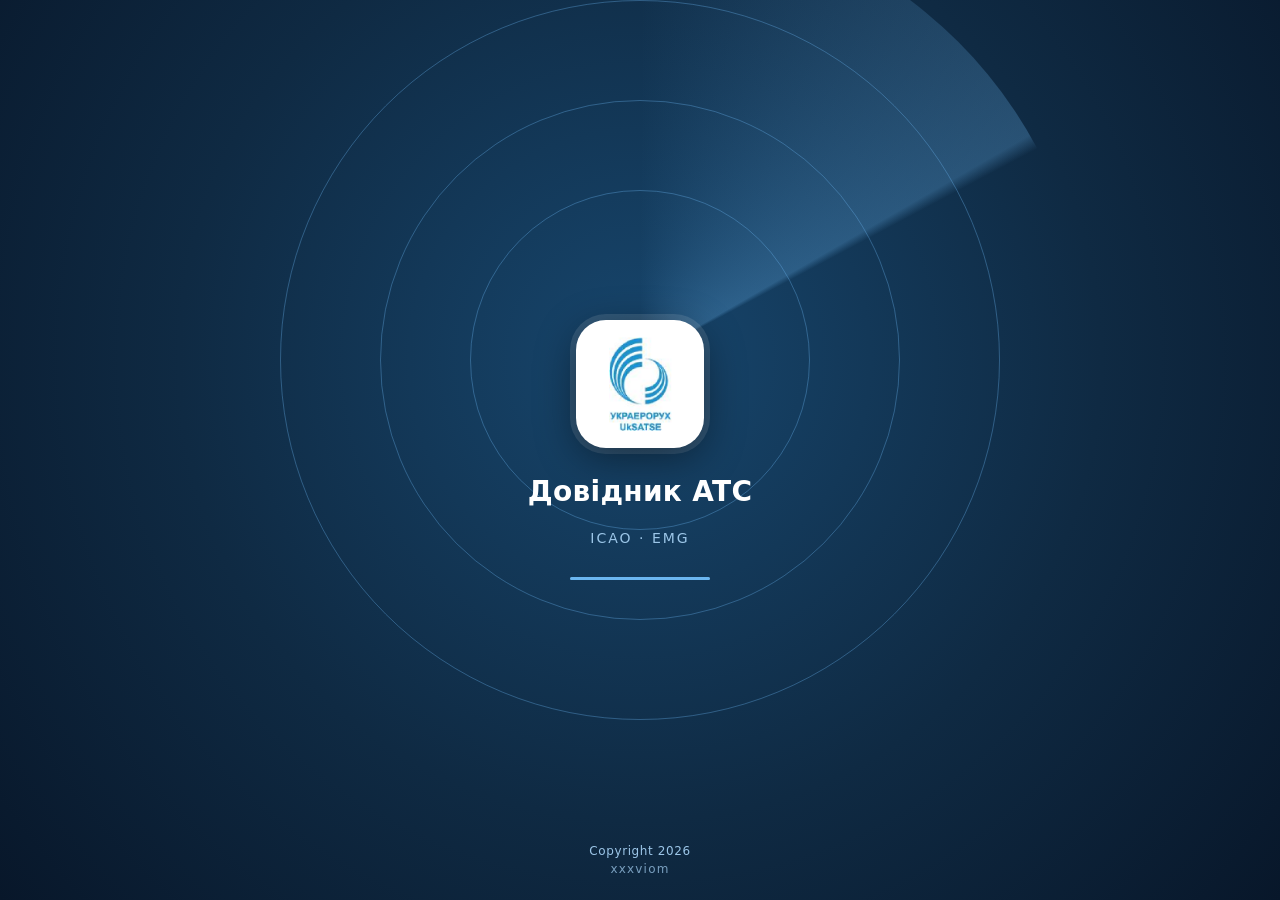
<file: index.html>
<!DOCTYPE html>
<html lang="uk"><head><meta charset="utf-8">
<meta name="viewport" content="width=device-width, initial-scale=1, viewport-fit=cover">
<meta name="theme-color" content="#0f2a43"><link rel="manifest" href="manifest.json">
<link rel="icon" href="icons/icon-192.png"><link rel="apple-touch-icon" href="icons/icon-192.png">
<title>Довідник АТС</title>
<style>
:root{--bg:#0b1722;--card:#16304a;--ink:#e8f0f7;--mut:#a7bccd;--acc:#6bb6f0;--line:#24435f;--red:#ef6a5b;--edge:#0f2a42;color-scheme:dark;box-sizing:border-box;padding-top:env(safe-area-inset-top,0px);padding-bottom:env(safe-area-inset-bottom,0px)}
*{box-sizing:border-box}html,body{height:100%}
body{margin:0;background:var(--bg);color:var(--ink);font:16px/1.4 system-ui,-apple-system,"Segoe UI",Roboto,sans-serif}
main{max-width:560px;margin:0 auto;padding:28px 24px 40px}
h1{font-size:26px;font-weight:700;margin:0 0 22px;letter-spacing:.2px;text-align:center}
.t{font-weight:650;font-size:16.5px;line-height:1.25;letter-spacing:.1px}.s{font-size:13.5px;line-height:1.35;color:var(--mut);margin-top:3px}

#sp{position:fixed;inset:0;z-index:99;display:flex;flex-direction:column;align-items:center;justify-content:center;gap:18px;background:radial-gradient(circle at 50% 40%,#17466d 0%,#0f2a43 55%,#08172a 100%);color:#fff;text-align:center;overflow:hidden;transition:opacity .5s}
#sp.off{opacity:0;pointer-events:none}
.rg{position:absolute;left:50%;top:40%;border:1.5px solid rgba(107,182,240,.35);border-radius:50%;transform:translate(-50%,-50%)}
.rg:nth-child(1){width:180px;height:180px}.rg:nth-child(2){width:340px;height:340px}.rg:nth-child(3){width:520px;height:520px}.rg:nth-child(4){width:720px;height:720px}
.sw{position:absolute;left:50%;top:40%;width:900px;height:900px;margin:-450px 0 0 -450px;border-radius:50%;background:conic-gradient(from 0deg,rgba(107,182,240,0) 0deg,rgba(107,182,240,.28) 60deg,rgba(107,182,240,0) 62deg);animation:rot 3s linear infinite}
@keyframes rot{to{transform:rotate(360deg)}}
.lg{position:relative;width:128px;height:128px;border-radius:30px;background:#fff;display:grid;place-items:center;box-shadow:0 10px 40px rgba(0,0,0,.45),0 0 0 6px rgba(255,255,255,.12);animation:pop .8s cubic-bezier(.2,1.3,.4,1) both}
.lg img{height:100px;width:auto}
@keyframes pop{from{transform:scale(.4);opacity:0}to{transform:scale(1);opacity:1}}
#sp h2{position:relative;margin:6px 0 0;font-size:28px;letter-spacing:.3px;animation:up .7s .35s both}
#sp p{position:relative;margin:0;font-size:14px;color:#9cc6e8;letter-spacing:2px;text-transform:uppercase;animation:up .7s .55s both}
@keyframes up{from{transform:translateY(14px);opacity:0}to{transform:none;opacity:1}}
.bar{position:relative;width:140px;height:3px;border-radius:2px;background:rgba(255,255,255,.18);overflow:hidden;margin-top:10px}
.bar i{display:block;height:100%;width:100%;background:#6bb6f0;transform-origin:left;animation:ld 3s linear both}
.cp{position:absolute;left:0;right:0;bottom:calc(22px + env(safe-area-inset-bottom,0px));display:flex;flex-direction:column;gap:3px;font-size:12px;line-height:1.3;letter-spacing:.6px;color:#9cc6e8;animation:up .7s .8s both}.cp span:last-child{opacity:.75;letter-spacing:1.2px}
@keyframes ld{from{transform:scaleX(0)}to{transform:scaleX(1)}}
@media (prefers-reduced-motion:reduce){.sw,.lg,#sp h2,#sp p,.cp{animation:none}a.m{transition:none}}
</style><link rel="stylesheet" href="ui.css"></head><body><div id="sp"><div class="sw"></div><i class="rg"></i><i class="rg"></i><i class="rg"></i><i class="rg"></i>
<div class="lg"><img src="img/logo.png" alt="Украерорух"></div><h2>Довідник ATC</h2><p>ICAO · EMG</p><div class="bar"><i></i></div><div class="cp"><span>Copyright 2026</span><span>xxxviom</span></div></div>
<script>(function(){var e=document.getElementById("sp"),k=0;try{k=sessionStorage.getItem("sp")}catch(x){}
if(k){e.remove();return}try{sessionStorage.setItem("sp","1")}catch(x){}
setTimeout(function(){e.classList.add("off");setTimeout(function(){e.remove()},500)},3000)})()</script>
<button id="sb" type="button" aria-label="Вимкнути звук" aria-pressed="false"><svg viewBox="0 0 24 24" width="24" height="24" fill="none" stroke="#fff" stroke-width="2" stroke-linecap="round" stroke-linejoin="round" aria-hidden="true"><path d="M4 9v6h4l5 4V5L8 9H4z" fill="#fff"/><g class="w"><path d="M16.5 8.5a5 5 0 0 1 0 7"/><path d="M19 6a8.5 8.5 0 0 1 0 12"/></g><path class="x" d="M16.5 9.5l5 5M21.5 9.5l-5 5"/></svg></button>
<main>
<h1>Довідник АТС</h1>
<a class="m" href="atc.html"><span class="ic">ATC</span><span><div class="t">ATC</div><div class="s">Карти дій EMG</div></span></a>
<a class="m" href="ojti.html"><span class="ic">OJTI</span><span><div class="t">OJTI &amp; Assesor</div><div class="s">OJTi memo, Assesor memo, Coach - Radar</div></span></a>
<a class="m" href="airports.html"><span class="ic">ICAO</span><span><div class="t">ICAO airport code</div><div class="s">Пошук кодів аеропортів</div></span></a>
<a class="m" href="aircraft.html"><span class="ic" style="font-size:24px">✈</span><span><div class="t">База ПС</div><div class="s">Пошук типу ПС: характеристики, фото (Wikipedia)</div></span></a>
</main>
<script src="ui.js"></script>
<script src="music.js"></script>
<script>if('serviceWorker' in navigator&&location.protocol.startsWith('http')){addEventListener('load',()=>navigator.serviceWorker.register('sw.js').catch(()=>{}))}</script>
</body></html>
</file>
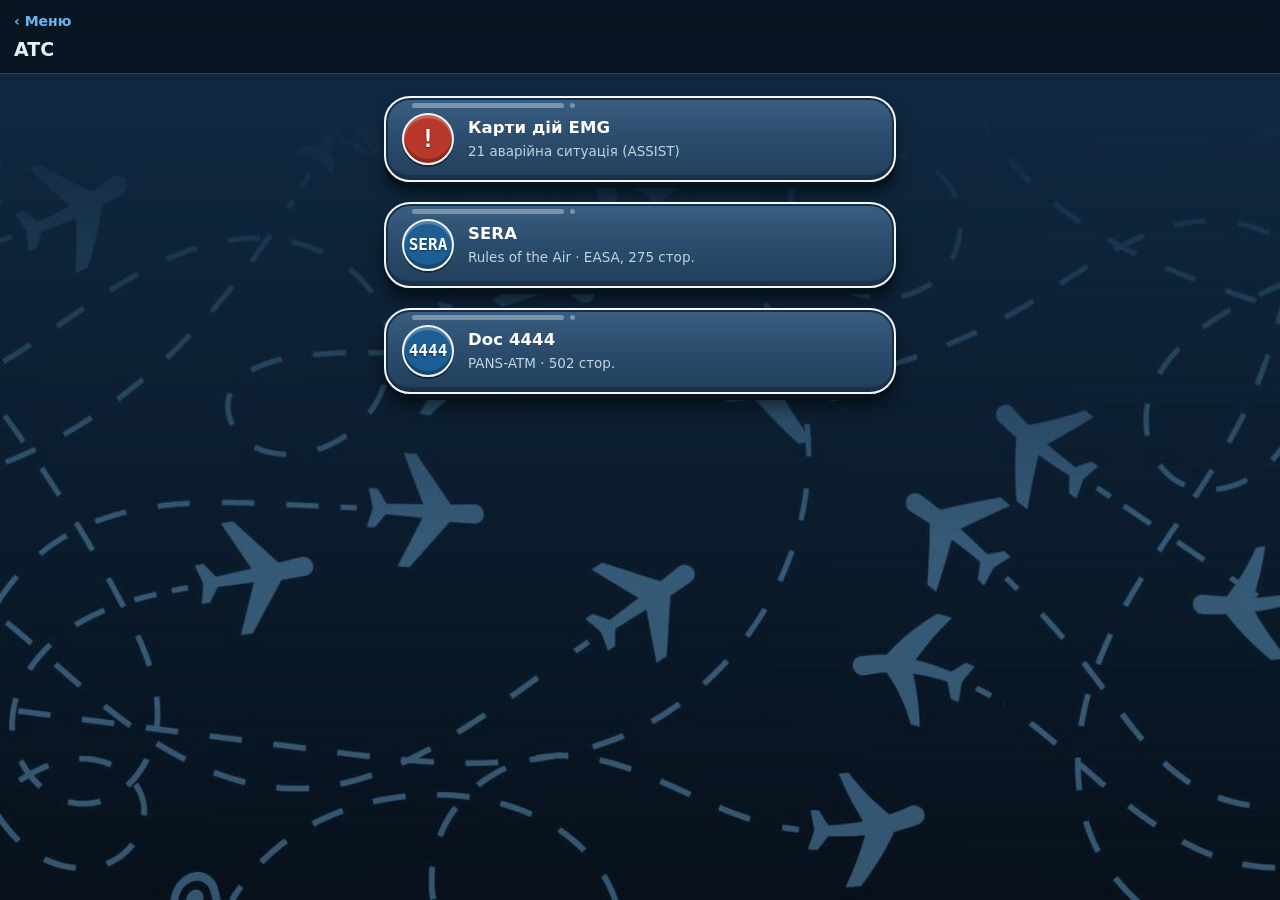
<file: atc.html>
<!DOCTYPE html>
<html lang="uk"><head><meta charset="utf-8">
<meta name="viewport" content="width=device-width, initial-scale=1, viewport-fit=cover">
<meta name="theme-color" content="#0f2a43"><link rel="manifest" href="manifest.json">
<link rel="icon" href="icons/icon-192.png"><link rel="apple-touch-icon" href="icons/icon-192.png">
<title>ATC</title>
<style>
:root{--bg:#0b1722;--card:#16304a;--ink:#e8f0f7;--mut:#a7bccd;--acc:#6bb6f0;--line:#24435f;--red:#ef6a5b;--edge:#0f2a42;color-scheme:dark;box-sizing:border-box;padding-top:env(safe-area-inset-top,0px);padding-bottom:env(safe-area-inset-bottom,0px)}
*{box-sizing:border-box}
body{margin:0;background:var(--bg);color:var(--ink);font:16px/1.4 system-ui,-apple-system,"Segoe UI",Roboto,sans-serif}
header{position:sticky;top:env(safe-area-inset-top,0px);background:var(--bg);padding:10px 14px;border-bottom:1px solid var(--line);z-index:2}
header a{color:var(--acc);text-decoration:none;font-weight:600;font-size:14px}
h1{font-size:19px;margin:4px 0 0}
main{max-width:560px;margin:0 auto;padding:22px 24px 40px}
.t{font-weight:650;font-size:16.5px;line-height:1.25;letter-spacing:.1px}.s{font-size:13.5px;line-height:1.35;color:var(--mut);margin-top:3px}
</style><link rel="stylesheet" href="ui.css"></head><body>
<header><a id="bk" href="index.html">‹ Меню</a><h1>ATC</h1></header>
<main>
<a class="m" href="emg.html"><span class="ic r">!</span><span><div class="t">Карти дій EMG</div><div class="s">21 аварійна ситуація (ASSIST)</div></span></a>
<a class="m" href="pdfview.html?d=sera"><span class="ic">SERA</span><span><div class="t">SERA</div><div class="s">Rules of the Air · EASA, 275 стор.</div></span></a>
<a class="m" href="pdfview.html?d=doc4444"><span class="ic">4444</span><span><div class="t">Doc 4444</div><div class="s">PANS-ATM · 502 стор.</div></span></a>
</main>
<script src="ui.js"></script>
<script>if('serviceWorker' in navigator&&location.protocol.startsWith('http')){addEventListener('load',()=>navigator.serviceWorker.register('sw.js').catch(()=>{}))}</script>
</body></html>
</file>
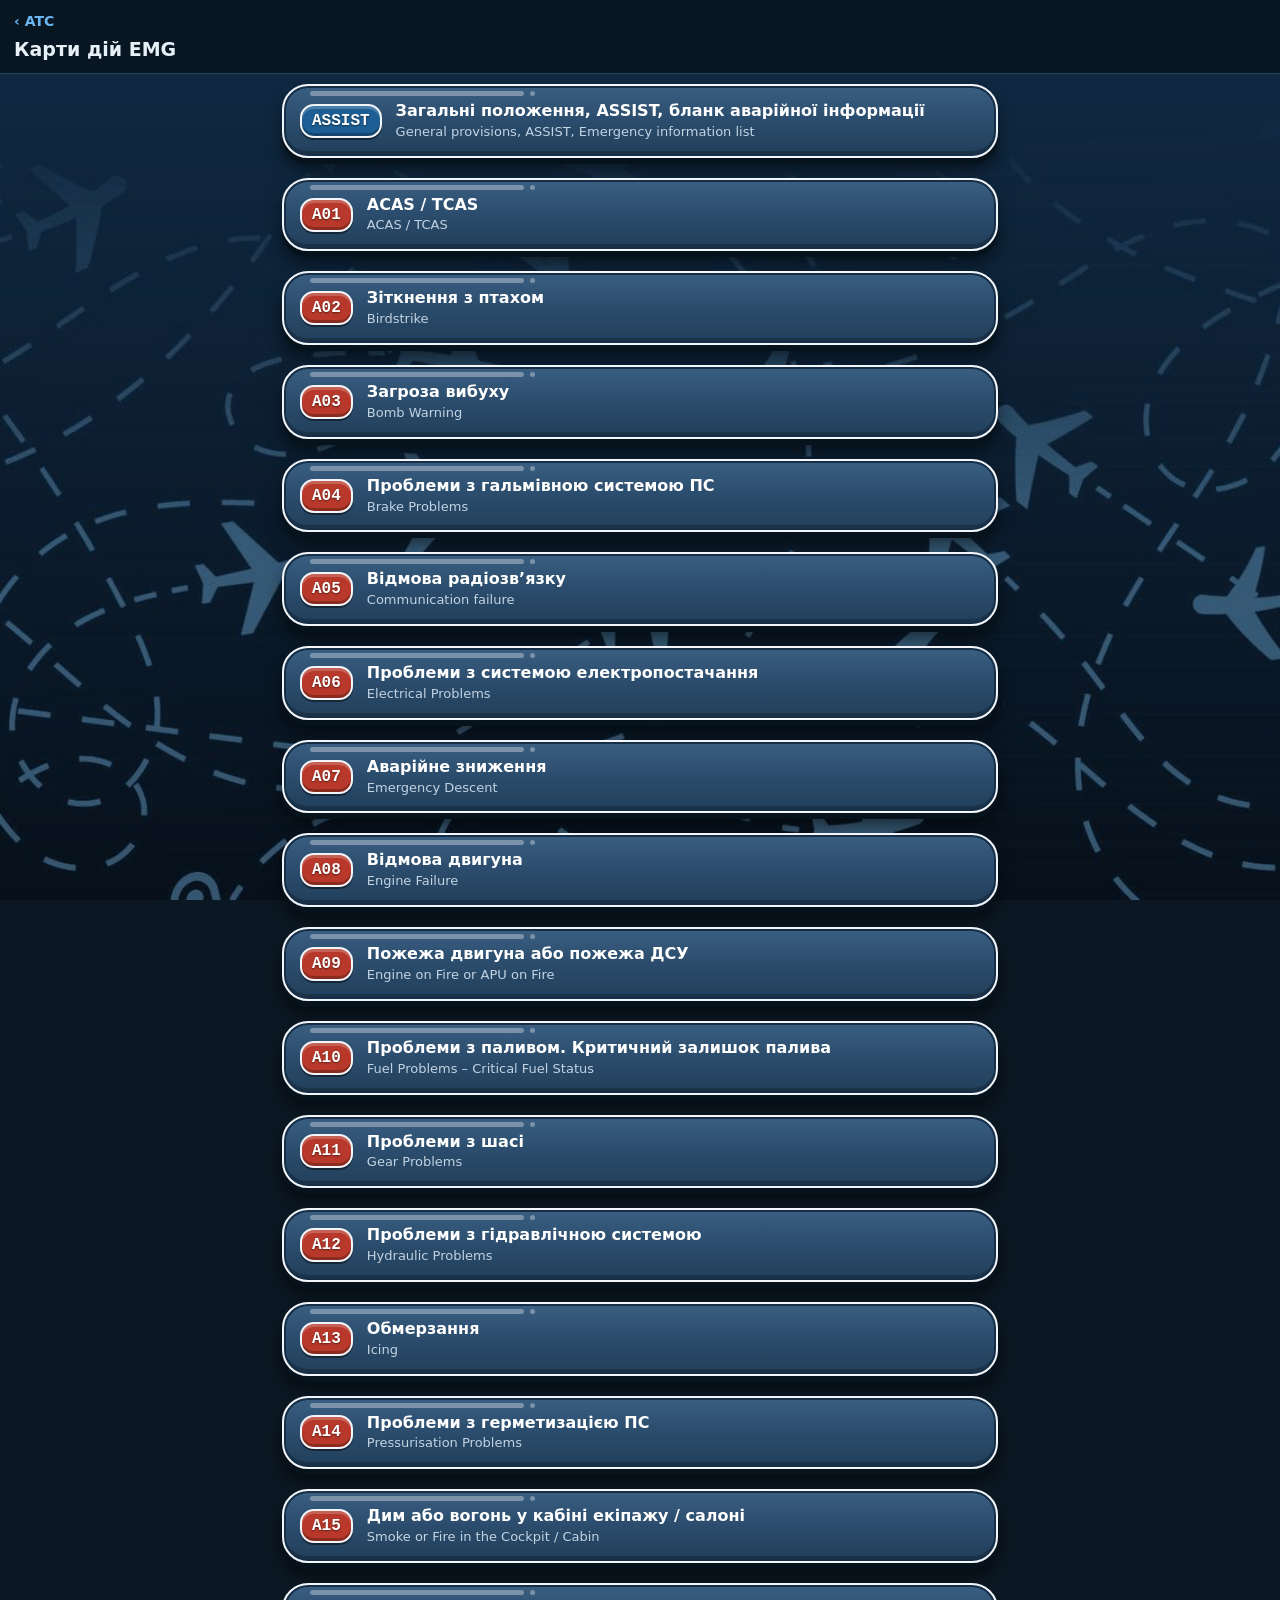
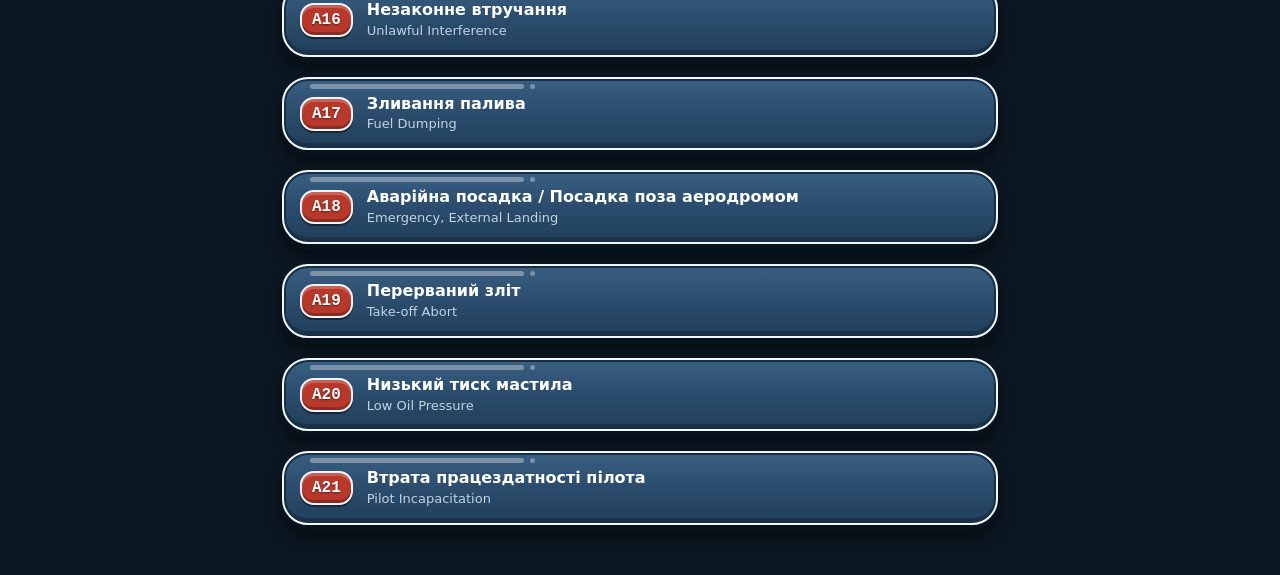
<file: emg.html>
<!DOCTYPE html>
<html lang="uk"><head><meta charset="utf-8">
<meta name="viewport" content="width=device-width, initial-scale=1, viewport-fit=cover">
<meta name="theme-color" content="#0f2a43"><link rel="manifest" href="manifest.json">
<link rel="icon" href="icons/icon-192.png"><link rel="apple-touch-icon" href="icons/icon-192.png">
<title>Карти дій EMG</title>
<style>
:root{--bg:#f3f6f9;--card:#fff;--ink:#12212f;--mut:#5d7083;--acc:#0f5f9c;--line:#d9e2ea;--red:#c0392b;box-sizing:border-box;padding-top:env(safe-area-inset-top,0px);padding-bottom:env(safe-area-inset-bottom,0px)}
@media (prefers-color-scheme:dark){:root{--bg:#0b1722;--card:#13273a;--ink:#e6eef5;--mut:#8fa5b8;--acc:#6bb6f0;--line:#223a50;--red:#ef6a5b}}
*{box-sizing:border-box}
body{margin:0;background:var(--bg);color:var(--ink);font:16px/1.4 system-ui,-apple-system,"Segoe UI",Roboto,sans-serif}
header{position:sticky;top:env(safe-area-inset-top,0px);background:var(--bg);padding:10px 14px;border-bottom:1px solid var(--line);z-index:2}
header a{color:var(--acc);text-decoration:none;font-weight:600;font-size:14px}
h1{font-size:19px;margin:4px 0 0}
main{max-width:760px;margin:0 auto;padding:10px 14px 30px}

.cd{font:700 16px ui-monospace,Menlo,monospace;background:#b8392b;color:#fff;border-radius:14px;padding:6px 10px;flex:none}
.s{font-size:13px;color:var(--mut)}
.pg{overflow:auto;border:1px solid var(--line);border-radius:6px;margin-bottom:12px;background:#fff;-webkit-overflow-scrolling:touch}
.pg img{display:block;width:100%;height:auto}
.pg.z img{width:230%;max-width:none}
.h{font-size:13px;color:var(--mut);margin:0 0 8px}
</style><link rel="stylesheet" href="ui.css"></head><body>
<header><a id="bk" href="atc.html">‹ Меню</a><h1 id="t"></h1></header>
<main id="m"></main>
<script>
const D={"gen": ["img/g7.png", "img/g8.png", "img/g9.png", "img/g10.png", "img/g11.png"], "cards": [{"id": "A01", "ua": "ACAS / TCAS", "en": "ACAS / TCAS", "p": ["img/A01_1.png", "img/A01_2.png"]}, {"id": "A02", "ua": "Зіткнення з птахом", "en": "Birdstrike", "p": ["img/A02_1.png", "img/A02_2.png"]}, {"id": "A03", "ua": "Загроза вибуху", "en": "Bomb Warning", "p": ["img/A03_1.png", "img/A03_2.png"]}, {"id": "A04", "ua": "Проблеми з гальмівною системою ПС", "en": "Brake Problems", "p": ["img/A04_1.png", "img/A04_2.png"]}, {"id": "A05", "ua": "Відмова радіозв’язку", "en": "Communication failure", "p": ["img/A05_1.png", "img/A05_2.png", "img/A05_3.png", "img/A05_4.png"]}, {"id": "A06", "ua": "Проблеми з системою електропостачання", "en": "Electrical Problems", "p": ["img/A06_1.png", "img/A06_2.png"]}, {"id": "A07", "ua": "Аварійне зниження", "en": "Emergency Descent", "p": ["img/A07_1.png", "img/A07_2.png"]}, {"id": "A08", "ua": "Відмова двигуна", "en": "Engine Failure", "p": ["img/A08_1.png", "img/A08_2.png"]}, {"id": "A09", "ua": "Пожежа двигуна або пожежа ДСУ", "en": "Engine on Fire or APU on Fire", "p": ["img/A09_1.png", "img/A09_2.png"]}, {"id": "A10", "ua": "Проблеми з паливом. Критичний залишок палива", "en": "Fuel Problems – Critical Fuel Status", "p": ["img/A10_1.png", "img/A10_2.png"]}, {"id": "A11", "ua": "Проблеми з шасі", "en": "Gear Problems", "p": ["img/A11_1.png", "img/A11_2.png"]}, {"id": "A12", "ua": "Проблеми з гідравлічною системою", "en": "Hydraulic Problems", "p": ["img/A12_1.png", "img/A12_2.png"]}, {"id": "A13", "ua": "Обмерзання", "en": "Icing", "p": ["img/A13_1.png", "img/A13_2.png"]}, {"id": "A14", "ua": "Проблеми з герметизацією ПС", "en": "Pressurisation Problems", "p": ["img/A14_1.png", "img/A14_2.png"]}, {"id": "A15", "ua": "Дим або вогонь у кабіні екіпажу / салоні", "en": "Smoke or Fire in the Cockpit / Cabin", "p": ["img/A15_1.png", "img/A15_2.png"]}, {"id": "A16", "ua": "Незаконне втручання", "en": "Unlawful Interference", "p": ["img/A16_1.png", "img/A16_2.png"]}, {"id": "A17", "ua": "Зливання палива", "en": "Fuel Dumping", "p": ["img/A17_1.png", "img/A17_2.png"]}, {"id": "A18", "ua": "Аварійна посадка / Посадка поза аеродромом", "en": "Emergency, External Landing", "p": ["img/A18_1.png", "img/A18_2.png"]}, {"id": "A19", "ua": "Перерваний зліт", "en": "Take-off Abort", "p": ["img/A19_1.png", "img/A19_2.png"]}, {"id": "A20", "ua": "Низький тиск мастила", "en": "Low Oil Pressure", "p": ["img/A20_1.png", "img/A20_2.png"]}, {"id": "A21", "ua": "Втрата працездатності пілота", "en": "Pilot Incapacitation", "p": ["img/A21_1.png", "img/A21_2.png"]}]},$=s=>document.getElementById(s),m=$("m");
const imgs=a=>`<p class="h">Торкніться сторінки, щоб збільшити / Tap a page to zoom</p>`+a.map(s=>`<div class="pg"><img src="${s}" loading="lazy" alt=""></div>`).join("");
function route(){const h=location.hash.slice(1),c=D.cards.find(x=>x.id===h);
 $("bk").href=h?"#":"atc.html";$("bk").textContent=h?"‹ Усі карти":"‹ ATC";scrollTo(0,0);
 if(h==="gen"){$("t").textContent="Загальні положення / ASSIST";m.innerHTML=imgs(D.gen)}
 else if(c){$("t").textContent=c.id+" · "+c.ua;document.title=c.ua;m.innerHTML=imgs(c.p)}
 else{$("t").textContent="Карти дій EMG";document.title="Карти дій EMG";
  m.innerHTML=`<a class="it" href="#gen"><span class="cd" style="background:#1d5f94">ASSIST</span><span>Загальні положення, ASSIST, бланк аварійної інформації<div class="s">General provisions, ASSIST, Emergency information list</div></span></a>`+D.cards.map(c=>`<a class="it" href="#${c.id}"><span class="cd">${c.id}</span><span>${c.ua}<div class="s">${c.en}</div></span></a>`).join("")}}
m.onclick=e=>{const g=e.target.closest(".pg");if(g)g.classList.toggle("z")};
addEventListener("hashchange",route);route();
</script>
<script src="ui.js"></script>
<script>if('serviceWorker' in navigator&&location.protocol.startsWith('http')){addEventListener('load',()=>navigator.serviceWorker.register('sw.js').catch(()=>{}))}</script>
</body></html>
</file>
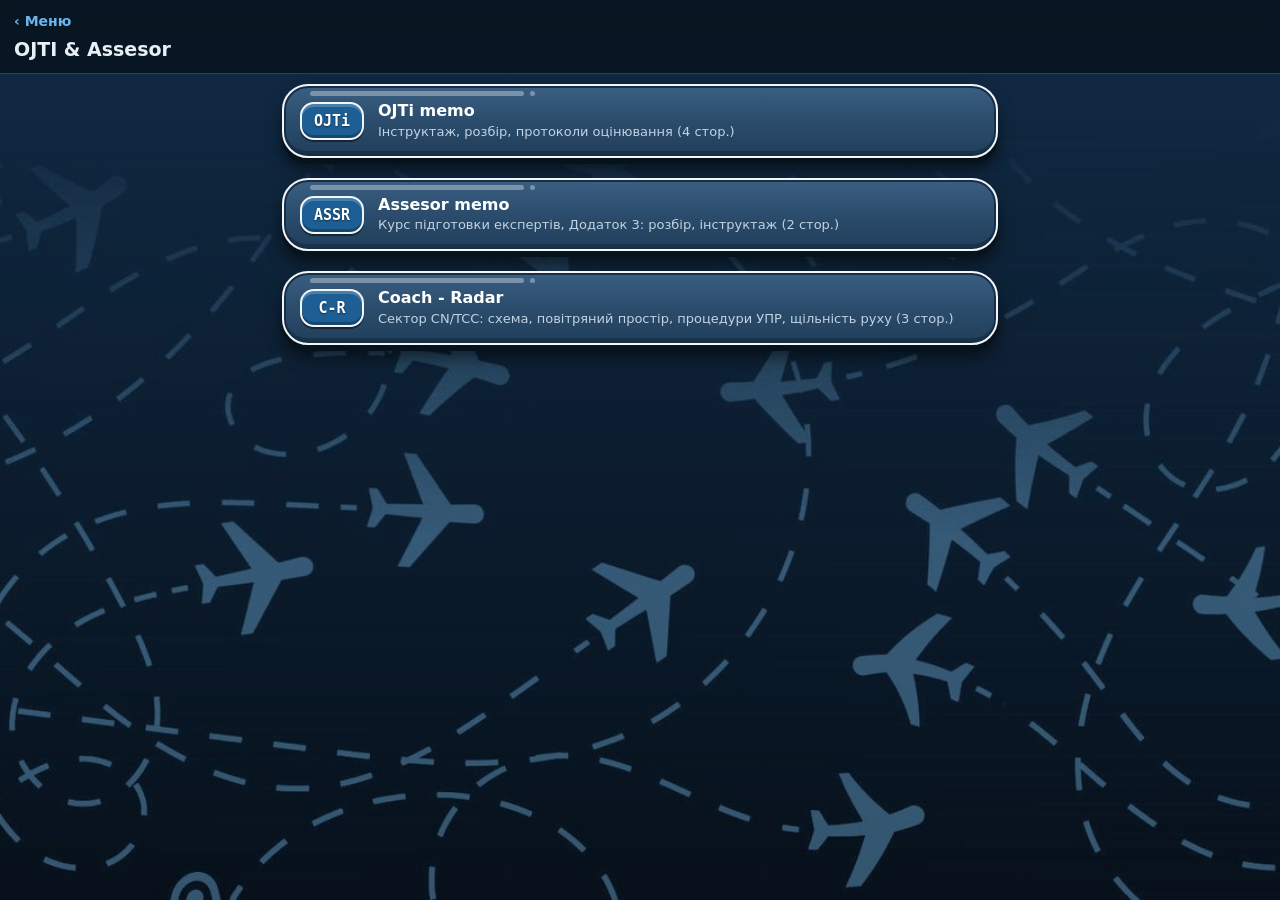
<file: ojti.html>
<!DOCTYPE html>
<html lang="uk"><head><meta charset="utf-8">
<meta name="viewport" content="width=device-width, initial-scale=1, viewport-fit=cover">
<meta name="theme-color" content="#0f2a43"><link rel="manifest" href="manifest.json">
<link rel="icon" href="icons/icon-192.png"><link rel="apple-touch-icon" href="icons/icon-192.png">
<title>OJTI &amp; Assesor</title>
<style>
:root{--bg:#f3f6f9;--card:#fff;--ink:#12212f;--mut:#5d7083;--acc:#0f5f9c;--line:#d9e2ea;--red:#c0392b;box-sizing:border-box;padding-top:env(safe-area-inset-top,0px);padding-bottom:env(safe-area-inset-bottom,0px)}
@media (prefers-color-scheme:dark){:root{--bg:#0b1722;--card:#13273a;--ink:#e6eef5;--mut:#8fa5b8;--acc:#6bb6f0;--line:#223a50;--red:#ef6a5b}}
*{box-sizing:border-box}
body{margin:0;background:var(--bg);color:var(--ink);font:16px/1.4 system-ui,-apple-system,"Segoe UI",Roboto,sans-serif}
header{position:sticky;top:env(safe-area-inset-top,0px);background:var(--bg);padding:10px 14px;border-bottom:1px solid var(--line);z-index:2}
header a{color:var(--acc);text-decoration:none;font-weight:600;font-size:14px}
h1{font-size:19px;margin:4px 0 0}
main{max-width:760px;margin:0 auto;padding:10px 14px 30px}

.cd{font:700 15px ui-monospace,Menlo,monospace;background:#1d5f94;color:#fff;border-radius:14px;padding:8px 10px;flex:none;min-width:64px;text-align:center}
.t{font-weight:700}
.s{font-size:13px;color:var(--mut)}
.pg{overflow:auto;border:1px solid var(--line);border-radius:6px;margin-bottom:12px;background:#fff;-webkit-overflow-scrolling:touch}
.pg img{display:block;width:100%;height:auto}
.pg.z img{width:230%;max-width:none}
.h{font-size:13px;color:var(--mut);margin:0 0 8px}
</style><link rel="stylesheet" href="ui.css"></head><body>
<header><a id="bk" href="index.html">‹ Меню</a><h1 id="t"></h1></header>
<main id="m"></main>
<script>
const D=[
{id:"ojti",cd:"OJTi",ua:"OJTi memo",s:"Інструктаж, розбір, протоколи оцінювання (4 стор.)",p:["img/o1.png","img/o2.png","img/o3.png","img/o4.png"]},
{id:"assessor",cd:"ASSR",ua:"Assesor memo",s:"Курс підготовки експертів, Додаток 3: розбір, інструктаж (2 стор.)",p:["img/s1.png","img/s2.png"]},
{id:"coach",cd:"C-R",ua:"Coach - Radar",s:"Сектор CN/TCC: схема, повітряний простір, процедури УПР, щільність руху (3 стор.)",p:["img/c1.png","img/c2.png","img/c3.png"]}
],$=s=>document.getElementById(s),m=$("m");
const imgs=a=>`<p class="h">Торкніться сторінки, щоб збільшити / Tap a page to zoom</p>`+a.map(s=>`<div class="pg"><img src="${s}" loading="lazy" alt=""></div>`).join("");
function route(){const h=location.hash.slice(1),c=D.find(x=>x.id===h);
 $("bk").href=c?"#":"index.html";$("bk").textContent=c?"‹ OJTI & Assesor":"‹ Меню";scrollTo(0,0);
 if(c){$("t").textContent=c.ua;document.title=c.ua;m.innerHTML=imgs(c.p)}
 else{$("t").textContent="OJTI & Assesor";document.title="OJTI & Assesor";
  m.innerHTML=D.map(c=>`<a class="it" href="#${c.id}"><span class="cd">${c.cd}</span><span><div class="t">${c.ua}</div><div class="s">${c.s}</div></span></a>`).join("")}}
m.onclick=e=>{const g=e.target.closest(".pg");if(g)g.classList.toggle("z")};
addEventListener("hashchange",route);route();
</script>
<script src="ui.js"></script>
<script>if('serviceWorker' in navigator&&location.protocol.startsWith('http')){addEventListener('load',()=>navigator.serviceWorker.register('sw.js').catch(()=>{}))}</script>
</body></html>
</file>
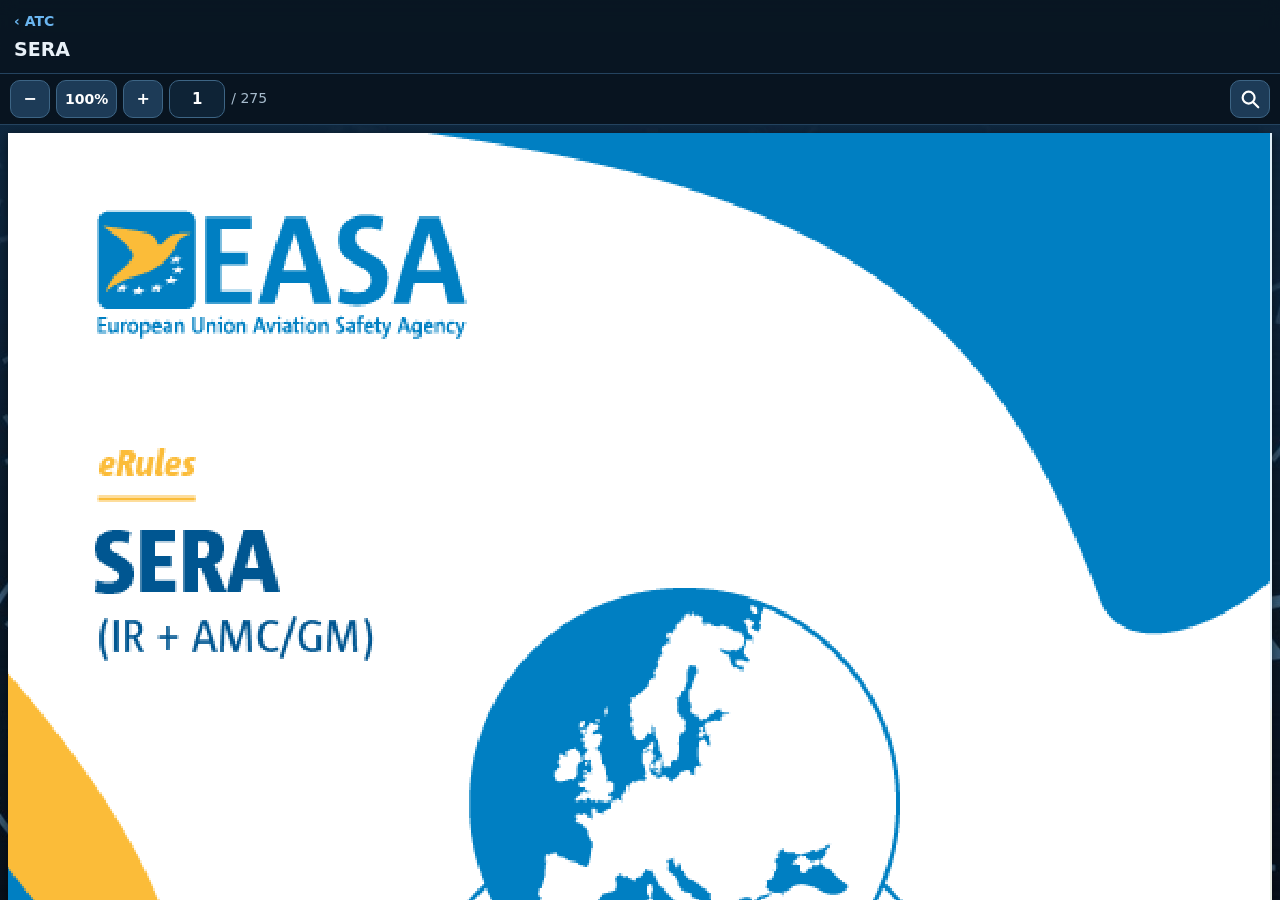
<file: pdfview.html>
<!DOCTYPE html>
<html lang="uk"><head><meta charset="utf-8">
<meta name="viewport" content="width=device-width, initial-scale=1, viewport-fit=cover">
<meta name="theme-color" content="#0f2a43"><link rel="manifest" href="manifest.json">
<link rel="icon" href="icons/icon-192.png"><link rel="apple-touch-icon" href="icons/icon-192.png">
<title>PDF</title>
<style>
:root{--bg:#0b1722;--card:#16304a;--ink:#e8f0f7;--mut:#a7bccd;--acc:#6bb6f0;--line:#24435f;color-scheme:dark;box-sizing:border-box;padding-top:env(safe-area-inset-top,0px);padding-bottom:env(safe-area-inset-bottom,0px)}
*{box-sizing:border-box}
html,body{height:100%;margin:0;overflow:hidden}
body{display:flex;flex-direction:column;background:var(--bg);color:var(--ink);font:16px/1.4 system-ui,-apple-system,"Segoe UI",Roboto,sans-serif}
header{flex:none;padding:10px 14px;border-bottom:1px solid var(--line);z-index:3}
header a{color:var(--acc);text-decoration:none;font-weight:600;font-size:14px}
h1{font-size:19px;margin:4px 0 0;white-space:nowrap;overflow:hidden;text-overflow:ellipsis}
#tb{flex:none;display:flex;gap:6px;align-items:center;padding:6px 10px;background:rgba(8,19,30,.92);border-bottom:1px solid var(--line);z-index:3;flex-wrap:nowrap}
#tb button,#sb2 button{flex:none;min-width:40px;height:38px;border-radius:10px;border:1px solid #3d6585;background:#1d3b57;color:#fff;font:600 16px system-ui,sans-serif;padding:0 8px;touch-action:manipulation;-webkit-tap-highlight-color:transparent;cursor:pointer}
#tb button:active,#sb2 button:active{background:#2b5478}
#tb button[disabled],#sb2 button[disabled]{opacity:.4}
#tb svg{display:block;margin:auto}
#pgn{width:56px;height:38px;border-radius:10px;border:1px solid #3d6585;background:#0e2336;color:#fff;font:600 15px system-ui,sans-serif;text-align:center;padding:0}
#pgt{font-size:14px;color:var(--mut);white-space:nowrap;margin-right:auto}
#zl{min-width:58px!important;font-size:14px!important}
#sb2{flex:none;display:none;gap:6px;align-items:center;padding:6px 10px;background:rgba(8,19,30,.96);border-bottom:1px solid var(--line);z-index:3}
#sb2.on{display:flex}
#q{flex:1;min-width:0;height:38px;border-radius:10px;border:1px solid #3d6585;background:#0e2336;color:#fff;font:16px system-ui,sans-serif;padding:0 10px;-webkit-appearance:none}
#qc{font-size:13px;color:var(--mut);white-space:nowrap;min-width:54px;text-align:center}
#sc{flex:1;min-height:0;overflow:auto;-webkit-overflow-scrolling:touch;touch-action:pan-x pan-y;overscroll-behavior:contain;position:relative}
#pages{display:flex;flex-direction:column;align-items:flex-start;padding:8px;width:max-content;min-width:100%;transform-origin:0 0}
.pgw{position:relative;background:#fff;margin:0 auto 10px;box-shadow:0 2px 10px rgba(0,0,0,.5);flex:none}
.pgw canvas{display:block;position:absolute;left:0;top:0;width:100%;height:100%}
.pgw .num{position:absolute;left:50%;top:50%;transform:translate(-50%,-50%);color:#9aa8b5;font:600 14px system-ui,sans-serif}
.textLayer{position:absolute;text-align:initial;inset:0;overflow:clip;opacity:1;line-height:1;-webkit-text-size-adjust:none;text-size-adjust:none;forced-color-adjust:none;transform-origin:0 0;z-index:1;--min-font-size:1;--text-scale-factor:calc(var(--total-scale-factor) * var(--min-font-size));--min-font-size-inv:calc(1 / var(--min-font-size))}
.textLayer :is(span,br){color:transparent;position:absolute;white-space:pre;cursor:text;transform-origin:0% 0%}
.textLayer>:not(.markedContent),.textLayer .markedContent span:not(.markedContent){--font-height:0;font-size:calc(var(--text-scale-factor) * var(--font-height));--scale-x:1;--rotate:0deg;transform:rotate(var(--rotate)) scaleX(var(--scale-x)) scale(var(--min-font-size-inv))}
.textLayer .markedContent{display:contents}
.textLayer ::selection{background:rgba(0,90,200,.35)}
.textLayer mark{background:rgba(255,214,0,.55);color:transparent;border-radius:2px;padding:0}
.textLayer mark.cur{background:rgba(255,120,0,.65);outline:2px solid #ff7a00}
body>canvas{position:fixed!important;left:-99999px;top:0;pointer-events:none}
#msg{position:absolute;inset:0;display:grid;place-items:center;text-align:center;padding:24px;color:var(--mut);pointer-events:none}
#bar{position:absolute;left:0;top:0;height:3px;background:var(--acc);width:0;z-index:4;transition:width .2s}
</style><link rel="stylesheet" href="ui.css"></head><body>
<header><a id="bk" href="atc.html">‹ ATC</a><h1 id="t">PDF</h1></header>
<div id="tb">
 <button id="zo" aria-label="Зменшити">−</button><button id="zl" aria-label="По ширині">100%</button><button id="zi" aria-label="Збільшити">+</button>
 <input id="pgn" type="text" inputmode="numeric" aria-label="Сторінка" value="1"><span id="pgt">/ –</span>
 <button id="sbtn" aria-label="Пошук"><svg viewBox="0 0 24 24" width="22" height="22" fill="none" stroke="#fff" stroke-width="2.4" stroke-linecap="round"><circle cx="10.5" cy="10.5" r="6.5"/><path d="M15.5 15.5L21 21"/></svg></button>
</div>
<div id="sb2"><input id="q" type="search" placeholder="Пошук у документі…" enterkeyhint="search" autocomplete="off" autocapitalize="off" spellcheck="false"><span id="qc"></span><button id="qp" aria-label="Попереднє" disabled>▲</button><button id="qn" aria-label="Наступне" disabled>▼</button><button id="qx" aria-label="Закрити">✕</button></div>
<div id="bar"></div>
<div id="sc"><div id="pages"></div><div id="msg">Завантаження…</div></div>
<script type="module">
import * as pdfjsLib from "./lib/pdf.min.js";
pdfjsLib.GlobalWorkerOptions.workerSrc = new URL("./lib/pdf.worker.min.js", import.meta.url).href;
const DOCS = {
  sera: { f: "pdf/sera.pdf", t: "SERA" },
  doc4444: { f: "pdf/doc4444.pdf", t: "Doc 4444" }
};
const $ = s => document.getElementById(s);
const qs = new URLSearchParams(location.search), id = qs.get("d") in DOCS ? qs.get("d") : "sera", D = DOCS[id];
$("t").textContent = D.t; document.title = D.t;
const sc = $("sc"), pages = $("pages"), msg = $("msg"), bar = $("bar");
const DPR = Math.min(window.devicePixelRatio || 1, 2);
let pdf, N = 0, base = null, zoom = 1, fitW = 1, P = [];   // P[i] = {el, w, h, state, task, canvas, tl, divs, strs}
const ZMIN = .5, ZMAX = 5;
const KEY = "pdfpg:" + id, ZKEY = "pdfz:" + id;

function cssScale() { return fitW * zoom }
function setLabel() { $("zl").textContent = Math.round(zoom * 100) + "%" }

function layout() {
  const s = cssScale();
  P.forEach(p => { p.el.style.width = Math.floor(p.w * s) + "px"; p.el.style.height = Math.floor(p.h * s) + "px"; p.el.style.setProperty("--total-scale-factor", s); p.el.style.setProperty("--scale-factor", s) });
}

async function open() {
  try {
    const task = pdfjsLib.getDocument({ url: D.f, disableRange: true, disableStream: true, isEvalSupported: false });
    task.onProgress = e => { if (e.total) bar.style.width = Math.round(e.loaded / e.total * 100) + "%" };
    pdf = await task.promise; bar.style.width = "0";
  } catch (e) {
    msg.textContent = "Не вдалося відкрити документ: " + (e && e.message || e); return;
  }
  N = pdf.numPages;
  const p1 = await pdf.getPage(1), v = p1.getViewport({ scale: 1 });
  base = { w: v.width, h: v.height };
  $("pgt").textContent = "/ " + N;
  fitW = Math.max(.2, (sc.clientWidth - 16) / base.w);
  try { const z = parseFloat(localStorage.getItem(ZKEY)); if (z >= ZMIN && z <= ZMAX) zoom = z } catch (e) {}
  for (let i = 0; i < N; i++) {
    const el = document.createElement("div"); el.className = "pgw"; el.dataset.i = i;
    el.innerHTML = '<span class="num">' + (i + 1) + "</span>";
    pages.appendChild(el);
    P.push({ el, w: base.w, h: base.h, st: 0, hl: [] });
    io.observe(el);
  }
  layout(); setLabel(); msg.remove();
  let start = 1; try { start = Math.min(N, Math.max(1, parseInt(localStorage.getItem(KEY)) || 1)) } catch (e) {}
  if (start > 1) goPage(start, true);
  buildIndex();
}

/* ---------- lazy rendering ---------- */
const io = new IntersectionObserver(es => {
  es.forEach(e => { const p = P[+e.target.dataset.i]; if (e.isIntersecting) { p.vis = true; enqueue(p) } else { p.vis = false; release(p) } });
}, { root: sc, rootMargin: "120% 0px 120% 0px" });

let queue = [], busy = false;
function enqueue(p) { if (p.st === 0 && !queue.includes(p)) { queue.push(p); pump() } else if (p.st === 2 && p.rs !== cssScale()) { rerender(p) } }
async function pump() {
  if (busy) return; busy = true;
  while (queue.length) {
    const cur = pageNow();
    queue.sort((a, b) => Math.abs(P.indexOf(a) - cur) - Math.abs(P.indexOf(b) - cur));
    const p = queue.shift(); if (!p.vis || p.st !== 0) continue;
    try { await render(p) } catch (e) { if (!(e && e.name === "RenderingCancelledException")) console.warn(e); p.st = 0 }
  }
  busy = false;
}
function rerender(p) { release(p); enqueue(p) }
function release(p) {
  p.gen = (p.gen || 0) + 1;
  if (p.task) { try { p.task.cancel() } catch (e) {} p.task = null }
  if (p.tlTask) { try { p.tlTask.cancel() } catch (e) {} p.tlTask = null }
  if (p.canvas) { p.canvas.width = p.canvas.height = 0; p.canvas.remove(); p.canvas = null }
  if (p.tlEl) { p.tlEl.remove(); p.tlEl = null }
  p.divs = null; p.st = 0;
  const i = queue.indexOf(p); if (i >= 0) queue.splice(i, 1);
}
async function render(p) {
  const i = P.indexOf(p); p.st = 1; const g = p.gen = (p.gen || 0) + 1;
  const page = await pdf.getPage(i + 1), s = cssScale();
  if (p.gen !== g || p.st !== 1) return;
  const v1 = page.getViewport({ scale: 1 });
  if (Math.abs(v1.width - p.w) > .5 || Math.abs(v1.height - p.h) > .5) { p.w = v1.width; p.h = v1.height; layout() }
  const vp = page.getViewport({ scale: s * DPR });
  let k = 1; const MAXPX = 16e6, px = vp.width * vp.height; if (px > MAXPX) k = Math.sqrt(MAXPX / px);
  const vpr = page.getViewport({ scale: s * DPR * k });
  const cv = document.createElement("canvas"); cv.width = Math.floor(vpr.width); cv.height = Math.floor(vpr.height);
  p.task = page.render({ canvasContext: cv.getContext("2d", { alpha: false }), viewport: vpr, background: "#ffffff" });
  await p.task.promise; p.task = null;
  if (p.gen !== g || p.st !== 1) { cv.width = cv.height = 0; return }
  const ph = p.el.querySelector(".num"); if (ph) ph.remove();
  p.el.insertBefore(cv, p.el.firstChild); p.canvas = cv; p.rs = s;
  // text layer
  const tl = document.createElement("div"); tl.className = "textLayer"; p.el.appendChild(tl); p.tlEl = tl;
  const vpl = page.getViewport({ scale: s });
  const content = await page.getTextContent();
  if (p.gen !== g || p.st !== 1) { tl.remove(); return }
  const layer = new pdfjsLib.TextLayer({ textContentSource: content, container: tl, viewport: vpl });
  p.tlTask = layer; await layer.render(); p.tlTask = null;
  p.divs = layer.textDivs; p.strs = layer.textContentItemsStr; p.st = 2;
  highlight(i);
  if (pendingScroll === i) { pendingScroll = -1; showCur() }
}

/* ---------- navigation ---------- */
function pageNow() {
  const mid = sc.scrollTop + sc.clientHeight * .35; let lo = 0, hi = N - 1;
  while (lo < hi) { const m = (lo + hi + 1) >> 1; if (P[m].el.offsetTop - 4 <= mid) lo = m; else hi = m - 1 }
  return lo;
}
function goPage(n, instant) {
  n = Math.min(N, Math.max(1, n)); const el = P[n - 1].el;
  sc.scrollTo({ top: el.offsetTop - 6, behavior: instant ? "auto" : "auto" });
  $("pgn").value = n;
}
let st = 0;
sc.addEventListener("scroll", () => {
  if (st) return; st = setTimeout(() => { st = 0; if (!P.length) return; const n = pageNow() + 1; if (document.activeElement !== $("pgn")) $("pgn").value = n; try { localStorage.setItem(KEY, n) } catch (e) {} }, 120);
}, { passive: true });
$("pgn").addEventListener("focus", e => e.target.select());
$("pgn").addEventListener("keydown", e => { if (e.key === "Enter") { goPage(parseInt(e.target.value) || 1); e.target.blur() } });
$("pgn").addEventListener("change", e => goPage(parseInt(e.target.value) || 1));

/* ---------- zoom ---------- */
function applyZoom(nz, cx, cy) {
  nz = Math.min(ZMAX, Math.max(ZMIN, nz)); if (Math.abs(nz - zoom) < .001) return;
  const r = nz / zoom, px = sc.scrollLeft + cx, py = sc.scrollTop + cy, pn = pageNow();
  zoom = nz; layout(); setLabel();
  sc.scrollLeft = px * r - cx; sc.scrollTop = py * r - cy;
  try { localStorage.setItem(ZKEY, zoom) } catch (e) {}
  clearTimeout(applyZoom.t);
  applyZoom.t = setTimeout(() => P.forEach(p => { if (p.vis && p.st === 2 && p.rs !== cssScale()) rerender(p); else if (p.st === 2 && p.rs !== cssScale()) release(p) }), 180);
}
const cc = () => [sc.clientWidth / 2, sc.clientHeight / 2];
$("zi").onclick = () => applyZoom(zoom * 1.25, ...cc());
$("zo").onclick = () => applyZoom(zoom / 1.25, ...cc());
$("zl").onclick = () => applyZoom(zoom > 1.02 || zoom < .98 ? 1 : 2, ...cc());
sc.addEventListener("wheel", e => { if (e.ctrlKey) { e.preventDefault(); const r = sc.getBoundingClientRect(); applyZoom(zoom * Math.exp(-e.deltaY * .01), e.clientX - r.left, e.clientY - r.top) } }, { passive: false });
// pinch
let pin = null;
const dist = t => Math.hypot(t[0].clientX - t[1].clientX, t[0].clientY - t[1].clientY);
sc.addEventListener("touchstart", e => {
  if (e.touches.length === 2) { const r = sc.getBoundingClientRect(); pin = { d: dist(e.touches), z: zoom, cx: (e.touches[0].clientX + e.touches[1].clientX) / 2 - r.left, cy: (e.touches[0].clientY + e.touches[1].clientY) / 2 - r.top, nz: zoom }; }
}, { passive: true });
sc.addEventListener("touchmove", e => {
  if (pin && e.touches.length === 2) {
    e.preventDefault();
    pin.nz = Math.min(ZMAX, Math.max(ZMIN, pin.z * dist(e.touches) / pin.d));
    const f = pin.nz / zoom; pages.style.transformOrigin = (sc.scrollLeft + pin.cx) + "px " + (sc.scrollTop + pin.cy) + "px";
    pages.style.transform = "scale(" + f + ")";
  }
}, { passive: false });
function endPinch() { if (!pin) return; const p = pin; pin = null; pages.style.transform = ""; pages.style.transformOrigin = "0 0"; applyZoom(p.nz, p.cx, p.cy) }
sc.addEventListener("touchend", e => { if (pin && e.touches.length < 2) endPinch() }, { passive: true });
sc.addEventListener("touchcancel", () => { if (pin) endPinch() }, { passive: true });
// double tap
let lt = 0, lx = 0, ly = 0;
sc.addEventListener("touchend", e => {
  if (pin || e.changedTouches.length !== 1 || e.touches.length) return;
  const t = e.changedTouches[0], now = Date.now();
  if (now - lt < 320 && Math.abs(t.clientX - lx) < 24 && Math.abs(t.clientY - ly) < 24) {
    const r = sc.getBoundingClientRect(); lt = 0; applyZoom(zoom > 1.3 ? 1 : 2.2, t.clientX - r.left, t.clientY - r.top);
  } else { lt = now; lx = t.clientX; ly = t.clientY }
}, { passive: true });
sc.addEventListener("dblclick", e => { const r = sc.getBoundingClientRect(); applyZoom(zoom > 1.3 ? 1 : 2.2, e.clientX - r.left, e.clientY - r.top) });
addEventListener("resize", () => { if (!base) return; const n = Math.max(.2, (sc.clientWidth - 16) / base.w); if (Math.abs(n - fitW) > .01) { fitW = n; layout(); P.forEach(p => { if (p.st === 2) rerender(p) }) } });

/* ---------- search ---------- */
const T = [];          // T[i] = {text, starts}
let indexed = 0, M = [], cur = -1, pendingScroll = -1, qre = null, runId = 0;
async function buildIndex() {
  const my = ++runId;
  for (let i = 0; i < N; i++) {
    if (T[i]) { indexed = i + 1; continue }
    const pg = await pdf.getPage(i + 1), c = await pg.getTextContent();
    let text = "", starts = [];
    for (const it of c.items) { if (typeof it.str !== "string") continue; starts.push(text.length); text += it.str; if (it.hasEOL) text += " " }
    T[i] = { text, starts }; indexed = i + 1; pg.cleanup();
    if (i % 25 === 0) { if (qre) { setStatus() } await new Promise(r => setTimeout(r, 0)) }
  }
  if (qre) { runSearch(true) }
}
function esc(s) { return s.replace(/[.*+?^${}()|[\]\\]/g, "\\$&") }
function runSearch(keep) {
  const v = $("q").value.trim();
  M = []; qre = null;
  if (v.length < 2) { cur = -1; refreshAll(); setStatus(); return }
  qre = new RegExp(v.split(/\s+/).map(esc).join("\\s*"), "gi");
  const prev = keep && cur >= 0 ? M[cur] : null;
  for (let i = 0; i < indexed && M.length < 5000; i++) {
    const t = T[i]; if (!t) continue; qre.lastIndex = 0; let m;
    while ((m = qre.exec(t.text)) && M.length < 5000) { if (m[0].length === 0) { qre.lastIndex++; continue } M.push({ p: i, s: m.index, e: m.index + m[0].length }) }
  }
  if (prev) { const k = M.findIndex(x => x.p === prev.p && x.s === prev.s); cur = k >= 0 ? k : (M.length ? 0 : -1) }
  else cur = M.length ? 0 : -1;
  refreshAll(); setStatus();
  if (!keep && cur >= 0) gotoMatch(cur, true);
}
function setStatus() {
  const v = $("q").value.trim(), done = indexed >= N;
  let s = "";
  if (v.length >= 2) s = M.length ? (cur + 1) + " / " + M.length + (M.length >= 5000 ? "+" : "") : (done ? "0" : "…");
  if (!done && v.length >= 2) s += " ·" + Math.round(indexed / N * 100) + "%";
  $("qc").textContent = s; $("qp").disabled = $("qn").disabled = !M.length;
}
function highlight(i) {
  const p = P[i]; if (!p.divs) return;
  const t = T[i], ms = qre ? M.filter(m => m.p === i) : [];
  const divs = p.divs, strs = p.strs;
  // restore
  (p.hl || []).forEach(j => { if (divs[j]) divs[j].textContent = strs[j] }); p.hl = [];
  if (!ms.length || !t || t.starts.length !== divs.length) return;
  let j = 0;
  for (const m of ms) {
    while (j < divs.length - 1 && t.starts[j + 1] <= m.s) j++;
    for (let k = j; k < divs.length && t.starts[k] < m.e; k++) {
      const a = t.starts[k], len = strs[k].length; if (a + len <= m.s) continue;
      (p.mk = p.mk || {}); (p.mk[k] = p.mk[k] || []).push({ a: Math.max(m.s, a) - a, b: Math.min(m.e, a + len) - a, cur: M[cur] === m });
    }
  }
  for (const k in (p.mk || {})) {
    const segs = p.mk[k], s = strs[k]; let h = "", pos = 0;
    segs.sort((x, y) => x.a - y.a);
    for (const g of segs) { if (g.a < pos) continue; h += e2(s.slice(pos, g.a)) + '<mark' + (g.cur ? ' class="cur"' : '') + '>' + e2(s.slice(g.a, g.b)) + '</mark>'; pos = g.b }
    h += e2(s.slice(pos)); divs[k].innerHTML = h; p.hl.push(+k);
  }
  p.mk = null;
}
const e2 = s => s.replace(/&/g, "&amp;").replace(/</g, "&lt;").replace(/>/g, "&gt;");
function refreshAll() { P.forEach((p, i) => { if (p.st === 2) highlight(i) }) }
function showCur() {
  const m = M[cur]; if (!m) return; const p = P[m.p]; if (p.st !== 2) { pendingScroll = m.p; return }
  const el = p.el.querySelector("mark.cur");
  if (el) {
    const r = el.getBoundingClientRect(), sr = sc.getBoundingClientRect();
    sc.scrollTop += r.top - sr.top - sc.clientHeight * .35;
    if (r.left < sr.left || r.right > sr.right) sc.scrollLeft += r.left - sr.left - sc.clientWidth * .3;
    $("pgn").value = m.p + 1;
  }
}
function gotoMatch(k, first) {
  if (!M.length) return;
  const old = cur; cur = (k + M.length) % M.length;
  if (old >= 0 && M[old] && P[M[old].p].st === 2) highlight(M[old].p);
  const m = M[cur]; pendingScroll = m.p;
  const p = P[m.p]; if (p.st === 2) highlight(m.p);
  goPage(m.p + 1, true); setStatus();
  if (p.st === 2) { pendingScroll = -1; showCur() }
}
let qt = 0;
$("q").addEventListener("input", () => { clearTimeout(qt); qt = setTimeout(() => runSearch(false), 280) });
$("q").addEventListener("keydown", e => { if (e.key === "Enter") { e.preventDefault(); clearTimeout(qt); if (!qre || !M.length) runSearch(false); else gotoMatch(cur + (e.shiftKey ? -1 : 1)) } });
$("qn").onclick = () => gotoMatch(cur + 1);
$("qp").onclick = () => gotoMatch(cur - 1);
$("sbtn").onclick = () => { $("sb2").classList.add("on"); $("q").focus(); $("q").select() };
$("qx").onclick = () => { $("sb2").classList.remove("on"); $("q").value = ""; runSearch(false) };
open();
</script>
<script src="ui.js"></script>
<script>if('serviceWorker' in navigator&&location.protocol.startsWith('http')){addEventListener('load',()=>navigator.serviceWorker.register('sw.js').catch(()=>{}))}</script>
</body></html>
</file>
<file: ui.css>
/* shared look: dark palette, airplane background, glossy 3D buttons */
html:root:root{--bg:#0b1722;--card:#16304a;--ink:#e8f0f7;--mut:#a7bccd;--acc:#6bb6f0;--line:#24435f;--red:#ef6a5b;--ph:#1a3248;--code:#6bb6f0;--edge:#06121c;color-scheme:dark}
body::before{content:"";position:fixed;inset:0;z-index:-1;background:linear-gradient(rgba(8,19,30,.28),rgba(8,19,30,.28)),url(img/bg.jpg) center/cover no-repeat,#0b1722}
@media (orientation:landscape){body::before{background:linear-gradient(rgba(8,19,30,.28),rgba(8,19,30,.28)),url(img/bg-wide.jpg) center/cover no-repeat,#0b1722}}
header{background:rgba(8,19,30,.86)!important;-webkit-backdrop-filter:blur(8px);backdrop-filter:blur(8px)}

/* glossy volumetric button (menu, sections, aircraft rows) */
a.m,a.it,button.r{position:relative;display:flex;gap:14px;align-items:center;width:100%;min-width:0;color:#fff;text-decoration:none;text-align:left;
background:linear-gradient(180deg,#3a5f82 0%,#2b4c6c 50%,#213f5b 100%);
border:2px solid #f2f6fa;border-radius:26px;margin:0 0 20px;padding:15px 16px;
box-shadow:inset 0 0 0 2px #162f47,inset 0 -5px 0 rgba(0,0,0,.22),0 6px 0 var(--edge),0 12px 16px rgba(0,0,0,.5);
-webkit-tap-highlight-color:transparent;touch-action:manipulation;user-select:none;-webkit-user-select:none;
transform:translateY(0) scale(1);transition:transform .12s cubic-bezier(.3,.7,.4,1),box-shadow .12s cubic-bezier(.3,.7,.4,1),filter .12s}
a.m::before,a.it::before,button.r::before{content:"";position:absolute;top:5px;left:26px;width:30%;height:5px;border-radius:5px;background:rgba(255,255,255,.34);pointer-events:none}
a.m::after,a.it::after,button.r::after{content:"";position:absolute;top:5px;left:calc(26px + 30% + 6px);width:5px;height:5px;border-radius:50%;background:rgba(255,255,255,.34);pointer-events:none}
a.m.dn,a.m:active,a.it.dn,a.it:active,button.r.dn,button.r:active{transform:translateY(5px) scale(.985);filter:brightness(.92);
box-shadow:inset 0 0 0 2px #162f47,inset 0 3px 6px rgba(0,0,0,.4),0 1px 0 var(--edge),0 3px 6px rgba(0,0,0,.45)}
a.m:focus-visible,a.it:focus-visible,button.r:focus-visible{outline:3px solid var(--acc);outline-offset:4px}
a.m>span:last-child,a.it>span:last-child,button.r>span:last-child{min-width:0;flex:1;overflow-wrap:anywhere}
a.m .s,a.it .s,button.r small{color:#c2d3e2}
a.m .t,a.it .t{color:#fff}

/* round glossy icon chip inside menu buttons */
.ic{width:52px;height:52px;border-radius:50%;flex:none;display:grid;place-items:center;font:700 16px ui-monospace,Menlo,monospace;color:#fff;
background:#1d5f94;border:2px solid #f2f6fa;box-shadow:inset 0 3px 0 rgba(255,255,255,.22),inset 0 -4px 0 rgba(0,0,0,.25),0 2px 0 rgba(0,0,0,.45);text-shadow:0 1px 2px rgba(0,0,0,.5)}
.ic.r{background:#b8392b;font-size:24px}
/* code chip in section lists */
a.it .cd{color:#fff;border:2px solid #f2f6fa;border-radius:14px;box-shadow:inset 0 3px 0 rgba(255,255,255,.2),inset 0 -3px 0 rgba(0,0,0,.25),0 2px 0 rgba(0,0,0,.45);text-shadow:0 1px 2px rgba(0,0,0,.5)}

@media (prefers-reduced-motion:reduce){a.m,a.it,button.r{transition:none}}
a.it{width:calc(100% - 16px);margin-left:8px;margin-right:8px}
a.it>span:last-child{font-weight:650;line-height:1.3}
a.it .s{font-weight:400;margin-top:2px}

#sb{position:fixed;top:calc(14px + env(safe-area-inset-top,0px));right:16px;z-index:5;width:46px;height:46px;padding:0;border-radius:50%;display:grid;place-items:center;cursor:pointer;
background:linear-gradient(180deg,#3a5f82 0%,#2b4c6c 50%,#213f5b 100%);border:2px solid #f2f6fa;
box-shadow:inset 0 0 0 2px #162f47,inset 0 -3px 0 rgba(0,0,0,.22),0 4px 0 var(--edge),0 8px 12px rgba(0,0,0,.45);
-webkit-tap-highlight-color:transparent;touch-action:manipulation;transition:transform .12s,box-shadow .12s,opacity .12s}
#sb::before{content:"";position:absolute;top:4px;left:12px;width:14px;height:4px;border-radius:4px;background:rgba(255,255,255,.34)}
#sb:active{transform:translateY(4px);box-shadow:inset 0 0 0 2px #162f47,inset 0 3px 5px rgba(0,0,0,.4),0 1px 0 var(--edge),0 2px 4px rgba(0,0,0,.4)}
#sb:focus-visible{outline:3px solid var(--acc);outline-offset:4px}
#sb svg{display:block}#sb.off{opacity:.8}#sb.off .w,#sb:not(.off) .x{display:none}

/* inside the shell iframe: keep header clear of the global sound button */
html.in-fr header{padding-right:72px!important}

/* section overlay (index shell) */
iframe.fr{position:fixed;inset:0;width:100%;height:100%;border:0;z-index:50;background:#0b1722}
#sb{z-index:60}
</file>
